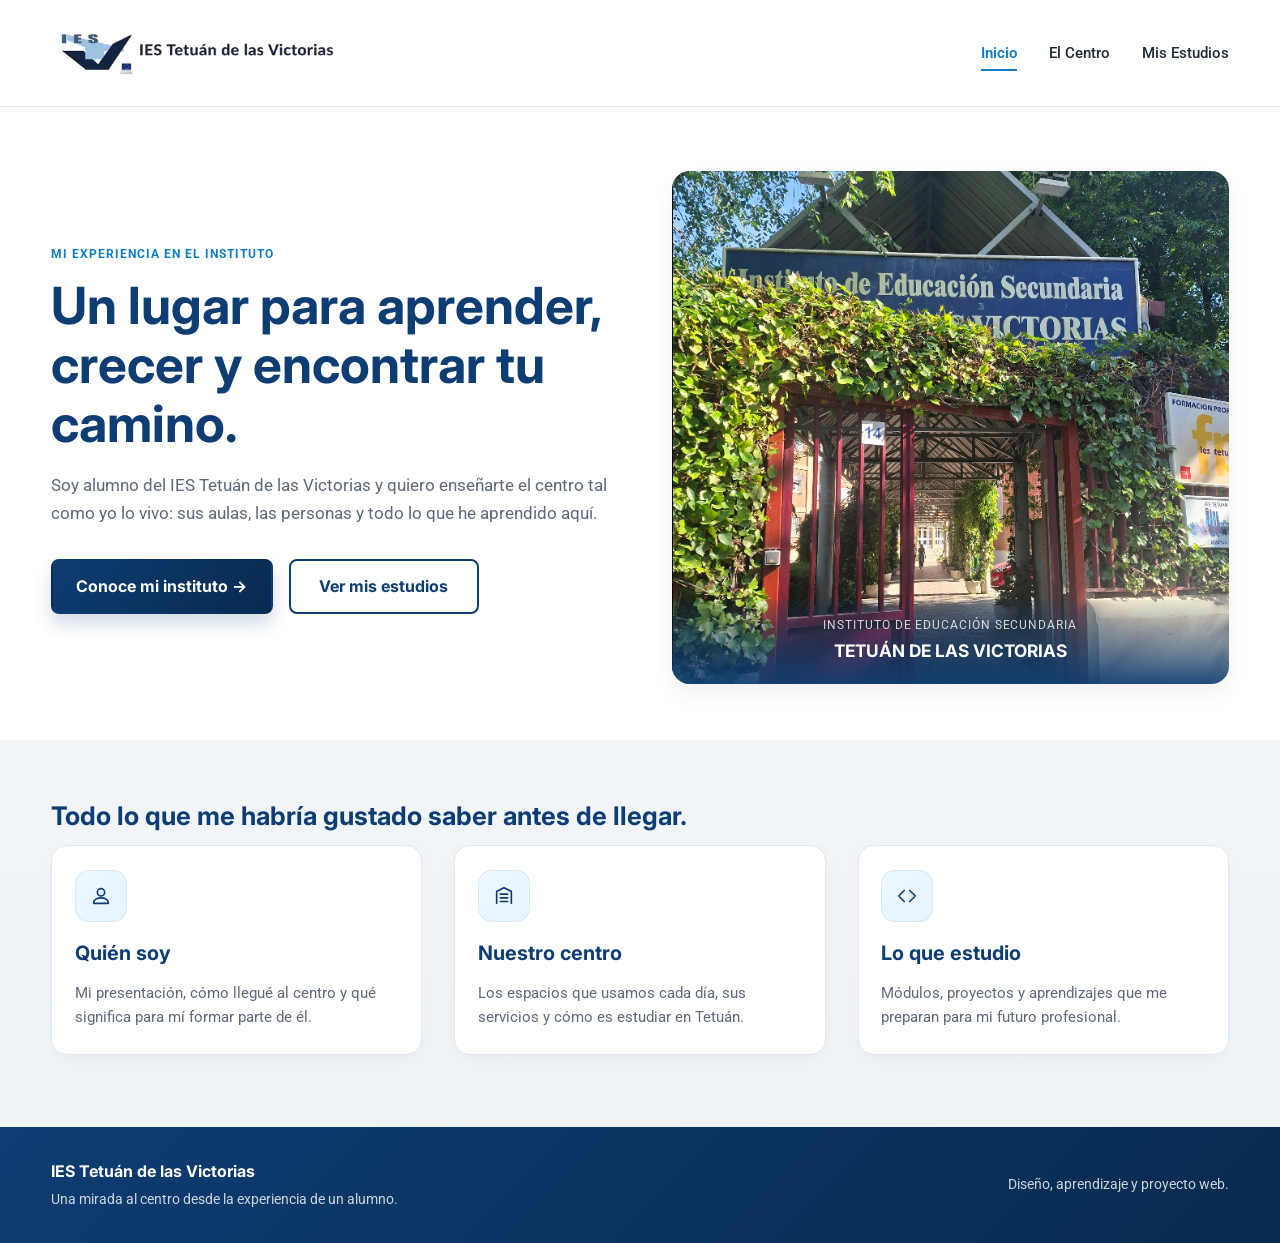
<file: Diseño de Interfaces/IES Tetuan de las Victorias/Index.html>
<!DOCTYPE html>
<html lang="es">
<head>
    <meta charset="UTF-8">
    <meta name="viewport" content="width=device-width, initial-scale=1.0">
    <title>IES Tetuán de las Victorias - Inicio</title>
    <link href="https://fonts.googleapis.com/css2?family=Inter:wght@400;600;700&family=Roboto:wght@400;500&display=swap" rel="stylesheet">
    <link rel="stylesheet" href="estilo.css">
</head>
<body>

    <!-- CABECERA Y NAVEGACIÓN -->
    <header class="site-header">
        <div class="container header-container">
            <div class="logo-area">
                <img src="img/iconoTetuan.png" alt="Logo del IES Tetuán de las Victorias" class="logo-mark">
            </div>
            <nav class="main-nav">
                <ul>
                    <li><a href="Index.html" class="active">Inicio</a></li>
                    <li><a href="centro.html">El Centro</a></li>
                    <li><a href="estudios.html">Mis Estudios</a></li>
                </ul>
            </nav>
        </div>
    </header>

    <!-- CONTENIDO PRINCIPAL -->
    <main>
        <section class="hero-section">
            <div class="container hero-grid">
                <div class="hero-content">
                    <span class="hero-subtitle">Mi experiencia en el instituto</span>
                    <h2 class="hero-title">Un lugar para aprender, crecer y encontrar tu camino.</h2>
                    <p class="hero-description">
                        Soy alumno del IES Tetuán de las Victorias y quiero enseñarte el centro tal como yo lo vivo: sus aulas, las personas y todo lo que he aprendido aquí.
                    </p>
                    <div class="hero-buttons">
                        <a href="centro.html" class="btn btn-primary">Conoce mi instituto →</a>
                        <a href="estudios.html" class="btn btn-secondary">Ver mis estudios</a>
                    </div>
                </div>
                <div class="hero-image-container">
                    <img src="img/puertaiesTetuan.png" alt="Entrada del IES Tetuán de las Victorias" class="hero-img">
                    <div class="image-caption">
                        <span class="caption-tag">Instituto de Educación Secundaria</span>
                        <span class="caption-title">TETUÁN DE LAS VICTORIAS</span>
                    </div>
                </div>
            </div>
        </section>

        <!-- SECCIÓN DE TARJETAS INFORMATIVAS -->
        <section class="cards-section">
            <div class="container">
                <div class="section-intro">
                    <h3>Todo lo que me habría gustado saber antes de llegar.</h3>
                </div>
                <div class="cards-grid">
                    <article class="card">
                        <div class="card-icon" aria-hidden="true">
                            <svg viewBox="0 0 24 24"><path d="M12 12a4 4 0 1 0-4-4 4 4 0 0 0 4 4zm0 2c-4.2 0-8 2.2-8 5v1h16v-1c0-2.8-3.8-5-8-5z"/></svg>
                        </div>
                        <h4>Quién soy</h4>
                        <p>Mi presentación, cómo llegué al centro y qué significa para mí formar parte de él.</p>
                    </article>
                    <article class="card">
                        <div class="card-icon" aria-hidden="true">
                            <svg viewBox="0 0 24 24"><path d="M4 20V7l8-4 8 4v13M8 10h8M8 14h8M8 18h8"/></svg>
                        </div>
                        <h4>Nuestro centro</h4>
                        <p>Los espacios que usamos cada día, sus servicios y cómo es estudiar en Tetuán.</p>
                    </article>
                    <article class="card">
                        <div class="card-icon" aria-hidden="true">
                            <svg viewBox="0 0 24 24"><path d="M9 18l-6-6 6-6M15 6l6 6-6 6"/></svg>
                        </div>
                        <h4>Lo que estudio</h4>
                        <p>Módulos, proyectos y aprendizajes que me preparan para mi futuro profesional.</p>
                    </article>
                </div>
            </div>
        </section>
    </main>

    <!-- PIE DE PÁGINA -->
    <footer class="site-footer">
        <div class="container footer-container">
            <div class="footer-info">
                <h4>IES Tetuán de las Victorias</h4>
                <p>Una mirada al centro desde la experiencia de un alumno.</p>
            </div>
            <div class="footer-credits">
                <p>Diseño, aprendizaje y proyecto web.</p>
            </div>
        </div>
    </footer>

</body>
</html>
</file>
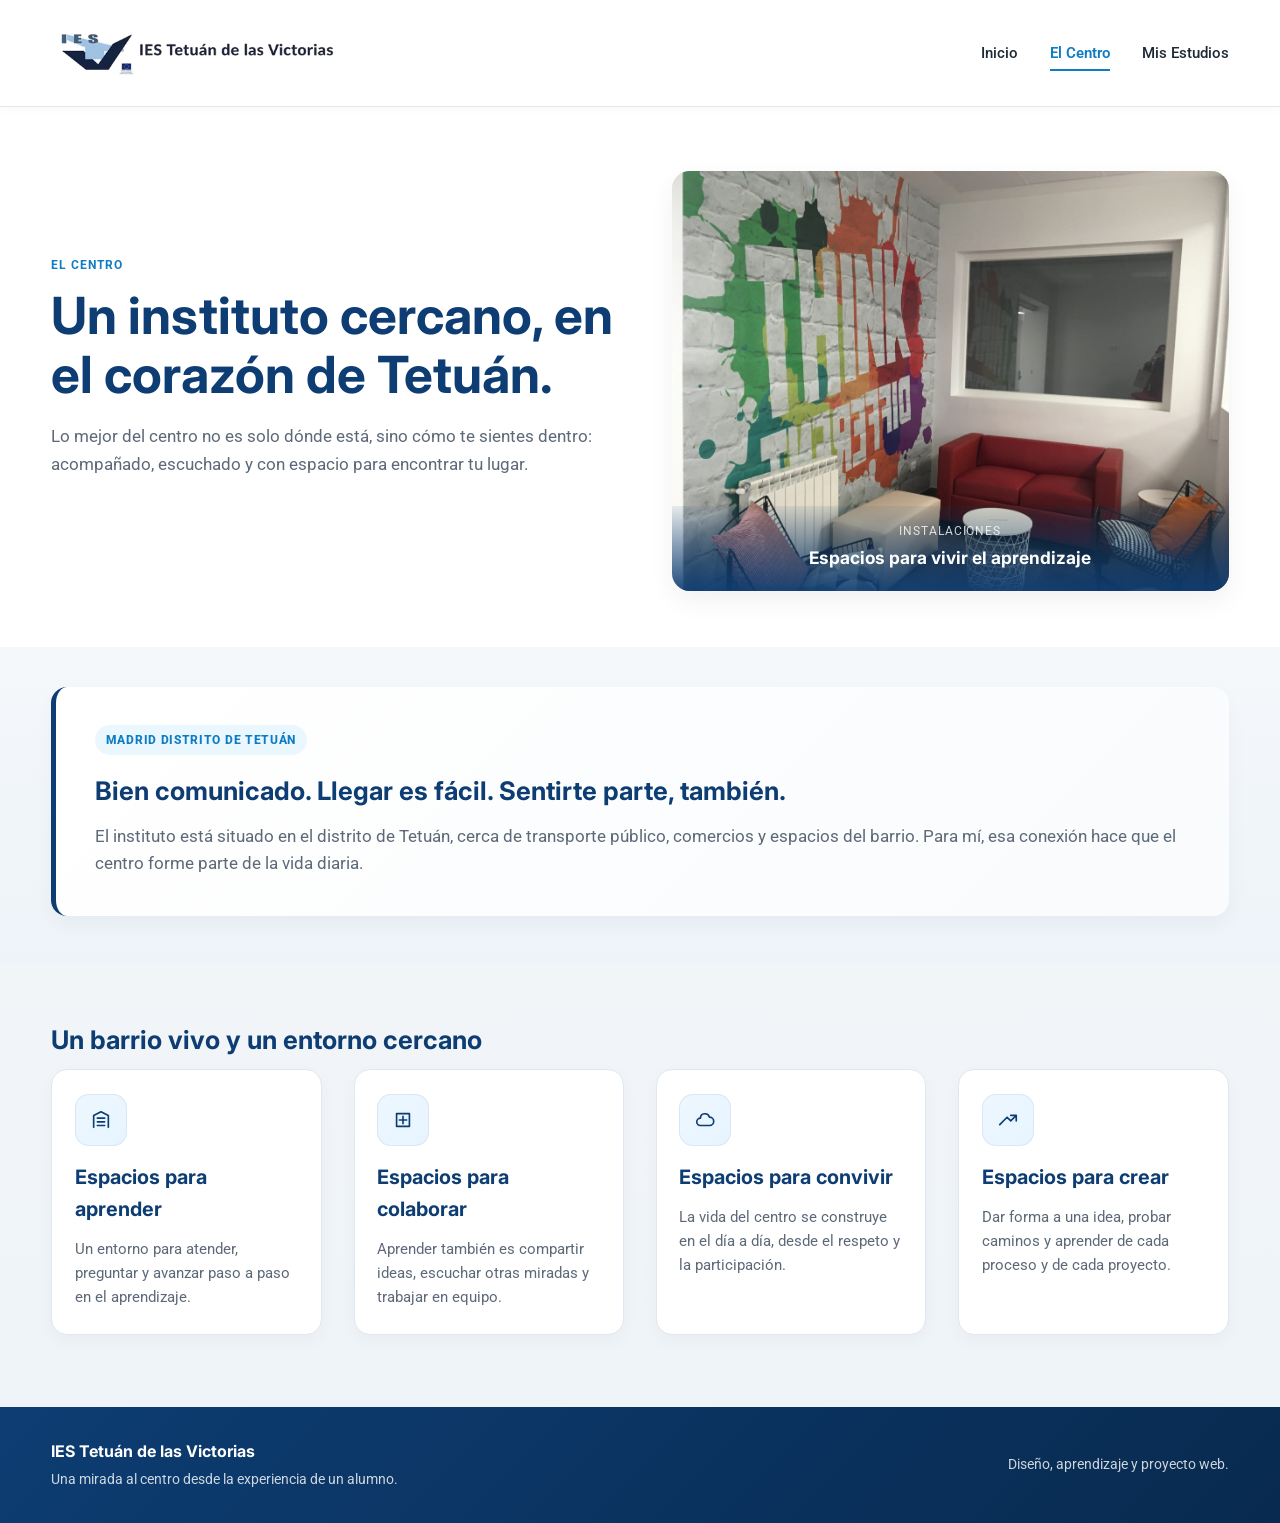
<file: Diseño de Interfaces/IES Tetuan de las Victorias/centro.html>
<!DOCTYPE html>
<html lang="es">
<head>
    <meta charset="UTF-8">
    <meta name="viewport" content="width=device-width, initial-scale=1.0">
    <title>IES Tetuán de las Victorias - El Centro</title>
    <link href="https://fonts.googleapis.com/css2?family=Inter:wght@400;600;700&family=Roboto:wght@400;500&display=swap" rel="stylesheet">
    <link rel="stylesheet" href="estilo.css">
</head>
<body>

    <!-- CABECERA Y NAVEGACIÓN -->
    <header class="site-header">
        <div class="container header-container">
            <div class="logo-area">
                <img src="img/iconoTetuan.png" alt="Logo del IES Tetuán de las Victorias" class="logo-mark">
            </div>
            <nav class="main-nav">
                <ul>
                    <li><a href="index.html">Inicio</a></li>
                    <li><a href="centro.html" class="active">El Centro</a></li>
                    <li><a href="estudios.html">Mis Estudios</a></li>
                </ul>
            </nav>
        </div>
    </header>

    <!-- CONTENIDO PRINCIPAL -->
    <main>
        <section class="hero-section">
            <div class="container hero-grid">
                <div class="hero-content">
                    <span class="hero-subtitle">El Centro</span>
                    <h2 class="hero-title">Un instituto cercano, en el corazón de Tetuán.</h2>
                    <p class="hero-description">
                        Lo mejor del centro no es solo dónde está, sino cómo te sientes dentro: acompañado, escuchado y con espacio para encontrar tu lugar.
                    </p>
                </div>
                <div class="hero-image-container">
                    <img src="img/tetuan1.jpg" alt="Interior del instituto y jardines del centro" class="hero-img">
                    <div class="image-caption">
                        <span class="caption-tag">Instalaciones</span>
                        <span class="caption-title">Espacios para vivir el aprendizaje</span>
                    </div>
                </div>
            </div>
        </section>

        <!-- SECCIÓN BIEN COMUNICADO -->
        <section class="info-highlight-section">
            <div class="container">
                <div class="highlight-box">
                    <span class="badge-district">MADRID DISTRITO DE TETUÁN</span>
                    <h3>Bien comunicado. Llegar es fácil. Sentirte parte, también.</h3>
                    <p>El instituto está situado en el distrito de Tetuán, cerca de transporte público, comercios y espacios del barrio. Para mí, esa conexión hace que el centro forme parte de la vida diaria.</p>
                </div>
            </div>
        </section>

        <!-- SECCIÓN DE ESPACIOS -->
        <section class="cards-section">
            <div class="container">
                <div class="section-intro">
                    <h3>Un barrio vivo y un entorno cercano</h3>
                </div>
                <div class="cards-grid">
                    <article class="card">
                        <div class="card-icon" aria-hidden="true">
                            <svg viewBox="0 0 24 24"><path d="M4 20V7l8-4 8 4v13M8 10h8M8 14h8M8 18h8"/></svg>
                        </div>
                        <h4>Espacios para aprender</h4>
                        <p>Un entorno para atender, preguntar y avanzar paso a paso en el aprendizaje.</p>
                    </article>
                    <article class="card">
                        <div class="card-icon" aria-hidden="true">
                            <svg viewBox="0 0 24 24"><path d="M8 12h8M12 8v8M5 5h14v14H5z"/></svg>
                        </div>
                        <h4>Espacios para colaborar</h4>
                        <p>Aprender también es compartir ideas, escuchar otras miradas y trabajar en equipo.</p>
                    </article>
                    <article class="card">
                        <div class="card-icon" aria-hidden="true">
                            <svg viewBox="0 0 24 24"><path d="M7 18a4 4 0 0 1 0-8 5 5 0 0 1 9.8-1.2A3.5 3.5 0 1 1 17 18H7z"/></svg>
                        </div>
                        <h4>Espacios para convivir</h4>
                        <p>La vida del centro se construye en el día a día, desde el respeto y la participación.</p>
                    </article>
                    <article class="card">
                        <div class="card-icon" aria-hidden="true">
                            <svg viewBox="0 0 24 24"><path d="M3 17l8-8 4 4 6-6M15 7h6v6"/></svg>
                        </div>
                        <h4>Espacios para crear</h4>
                        <p>Dar forma a una idea, probar caminos y aprender de cada proceso y de cada proyecto.</p>
                    </article>
                </div>
            </div>
        </section>
    </main>

    <!-- PIE DE PÁGINA -->
    <footer class="site-footer">
        <div class="container footer-container">
            <div class="footer-info">
                <h4>IES Tetuán de las Victorias</h4>
                <p>Una mirada al centro desde la experiencia de un alumno.</p>
            </div>
            <div class="footer-credits">
                <p>Diseño, aprendizaje y proyecto web.</p>
            </div>
        </div>
    </footer>

</body>
</html>
</file>
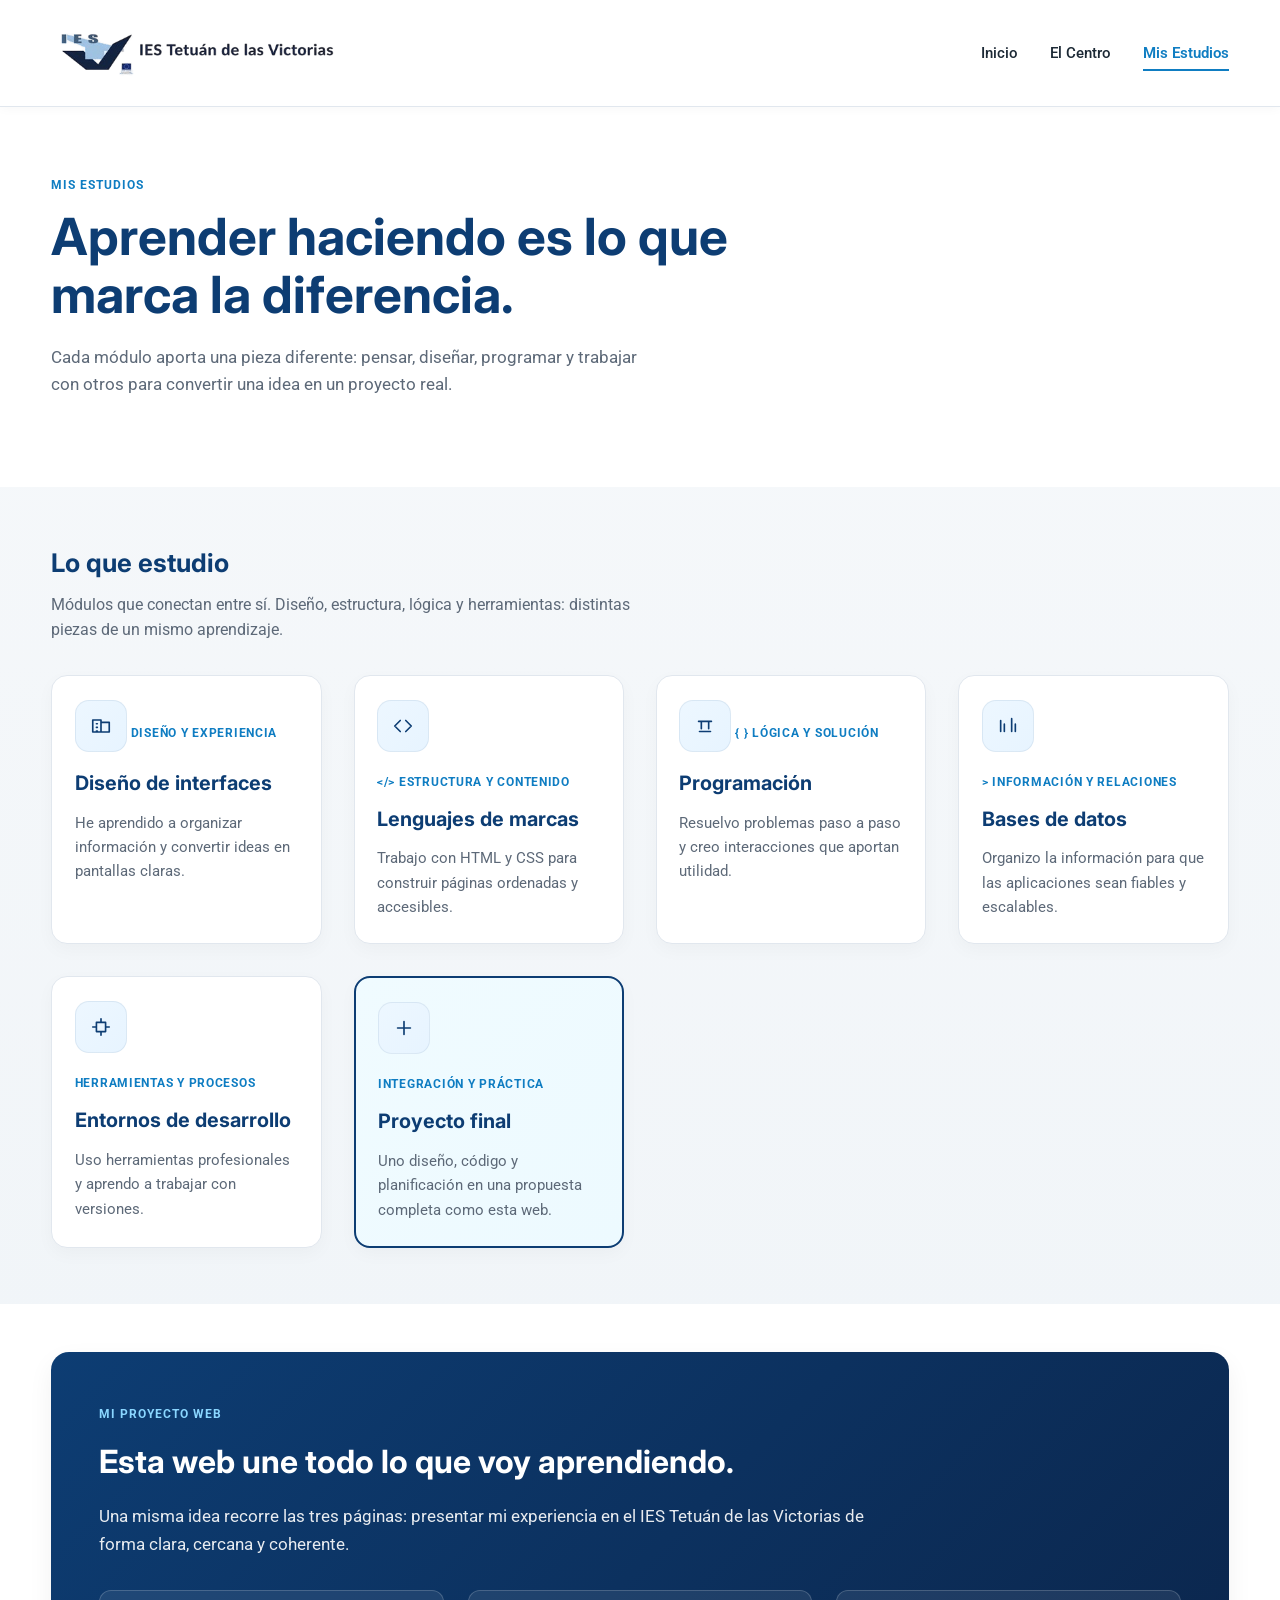
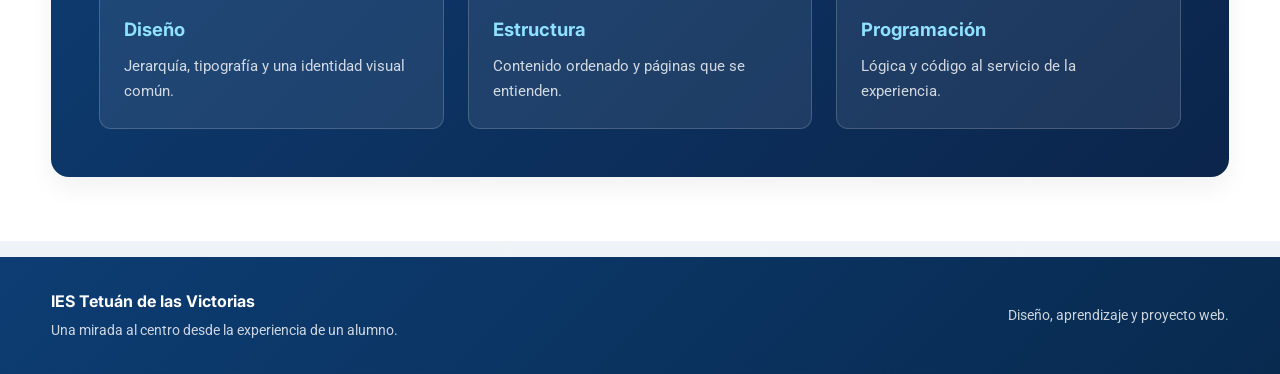
<file: Diseño de Interfaces/IES Tetuan de las Victorias/estudios.html>
<!DOCTYPE html>
<html lang="es">
<head>
    <meta charset="UTF-8">
    <meta name="viewport" content="width=device-width, initial-scale=1.0">
    <title>IES Tetuán de las Victorias - Mis Estudios</title>
    <link href="https://fonts.googleapis.com/css2?family=Inter:wght@400;600;700&family=Roboto:wght@400;500&display=swap" rel="stylesheet">
    <link rel="stylesheet" href="estilo.css">
</head>
<body>

    <!-- CABECERA Y NAVEGACIÓN -->
    <header class="site-header">
        <div class="container header-container">
            <div class="logo-area">
                <img src="img/iconoTetuan.png" alt="Logo del IES Tetuán de las Victorias" class="logo-mark">
            </div>
            <nav class="main-nav">
                <ul>
                    <li><a href="Index.html">Inicio</a></li>
                    <li><a href="centro.html">El Centro</a></li>
                    <li><a href="estudios.html" class="active">Mis Estudios</a></li>
                </ul>
            </nav>
        </div>
    </header>

    <!-- CONTENIDO PRINCIPAL -->
    <main>
        <section class="hero-section">
            <div class="container">
                <div class="hero-content full-width">
                    <span class="hero-subtitle">Mis Estudios</span>
                    <h2 class="hero-title">Aprender haciendo es lo que marca la diferencia.</h2>
                    <p class="hero-description">
                        Cada módulo aporta una pieza diferente: pensar, diseñar, programar y trabajar con otros para convertir una idea en un proyecto real.
                    </p>
                </div>
            </div>
        </section>

        <!-- SECCIÓN DE MÓDULOS -->
        <section class="cards-section">
            <div class="container">
                <div class="section-intro">
                    <h3>Lo que estudio</h3>
                    <p class="section-subtext">Módulos que conectan entre sí. Diseño, estructura, lógica y herramientas: distintas piezas de un mismo aprendizaje.</p>
                </div>
                <div class="cards-grid">
                    <article class="card">
                        <div class="card-icon" aria-hidden="true">
                            <svg viewBox="0 0 24 24"><path d="M3 5.5h9v13H3zM12 8h9v10.5h-9M7 9.5h1M7 13.5h1M7 17.5h1"/></svg>
                        </div>
                        <div class="card-tag">Diseño y experiencia</div>
                        <h4>Diseño de interfaces</h4>
                        <p>He aprendido a organizar información y convertir ideas en pantallas claras.</p>
                    </article>
                    <article class="card">
                        <div class="card-icon" aria-hidden="true">
                            <svg viewBox="0 0 24 24"><path d="M9 18l-6-6 6-6M15 6l6 6-6 6"/></svg>
                        </div>
                        <div class="card-tag">&lt;/&gt; Estructura y contenido</div>
                        <h4>Lenguajes de marcas</h4>
                        <p>Trabajo con HTML y CSS para construir páginas ordenadas y accesibles.</p>
                    </article>
                    <article class="card">
                        <div class="card-icon" aria-hidden="true">
                            <svg viewBox="0 0 24 24"><path d="M6 18h12M8 15V7m8 8V7M5 7h14"/></svg>
                        </div>
                        <div class="card-tag">{ } Lógica y solución</div>
                        <h4>Programación</h4>
                        <p>Resuelvo problemas paso a paso y creo interacciones que aportan utilidad.</p>
                    </article>
                    <article class="card">
                        <div class="card-icon" aria-hidden="true">
                            <svg viewBox="0 0 24 24"><path d="M4 18V6m16 12V10M8 18V10m8 8V4"/></svg>
                        </div>
                        <div class="card-tag">&gt; Información y relaciones</div>
                        <h4>Bases de datos</h4>
                        <p>Organizo la información para que las aplicaciones sean fiables y escalables.</p>
                    </article>
                    <article class="card">
                        <div class="card-icon" aria-hidden="true">
                            <svg viewBox="0 0 24 24"><path d="M7 7h10v10H7zM12 3v4M12 17v4M3 12h4M17 12h4"/></svg>
                        </div>
                        <div class="card-tag">Herramientas y procesos</div>
                        <h4>Entornos de desarrollo</h4>
                        <p>Uso herramientas profesionales y aprendo a trabajar con versiones.</p>
                    </article>
                    <article class="card card-highlight">
                        <div class="card-icon" aria-hidden="true">
                            <svg viewBox="0 0 24 24"><path d="M5 12h14M12 5v14"/></svg>
                        </div>
                        <div class="card-tag">Integración y práctica</div>
                        <h4>Proyecto final</h4>
                        <p>Uno diseño, código y planificación en una propuesta completa como esta web.</p>
                    </article>
                </div>
            </div>
        </section>

        <!-- SECCIÓN PROYECTO FINAL WEB -->
        <section class="project-final-section">
            <div class="container">
                <div class="project-card-box">
                    <span class="hero-subtitle">MI PROYECTO WEB</span>
                    <h3>Esta web une todo lo que voy aprendiendo.</h3>
                    <p>Una misma idea recorre las tres páginas: presentar mi experiencia en el IES Tetuán de las Victorias de forma clara, cercana y coherente.</p>
                    <div class="project-features">
                        <div class="pf-item">
                            <strong>Diseño</strong>
                            <span>Jerarquía, tipografía y una identidad visual común.</span>
                        </div>
                        <div class="pf-item">
                            <strong>Estructura</strong>
                            <span>Contenido ordenado y páginas que se entienden.</span>
                        </div>
                        <div class="pf-item">
                            <strong>Programación</strong>
                            <span>Lógica y código al servicio de la experiencia.</span>
                        </div>
                    </div>
                </div>
            </div>
        </section>
    </main>

    <!-- PIE DE PÁGINA -->
    <footer class="site-footer">
        <div class="container footer-container">
            <div class="footer-info">
                <h4>IES Tetuán de las Victorias</h4>
                <p>Una mirada al centro desde la experiencia de un alumno.</p>
            </div>
            <div class="footer-credits">
                <p>Diseño, aprendizaje y proyecto web.</p>
            </div>
        </div>
    </footer>

</body>
</html>
</file>
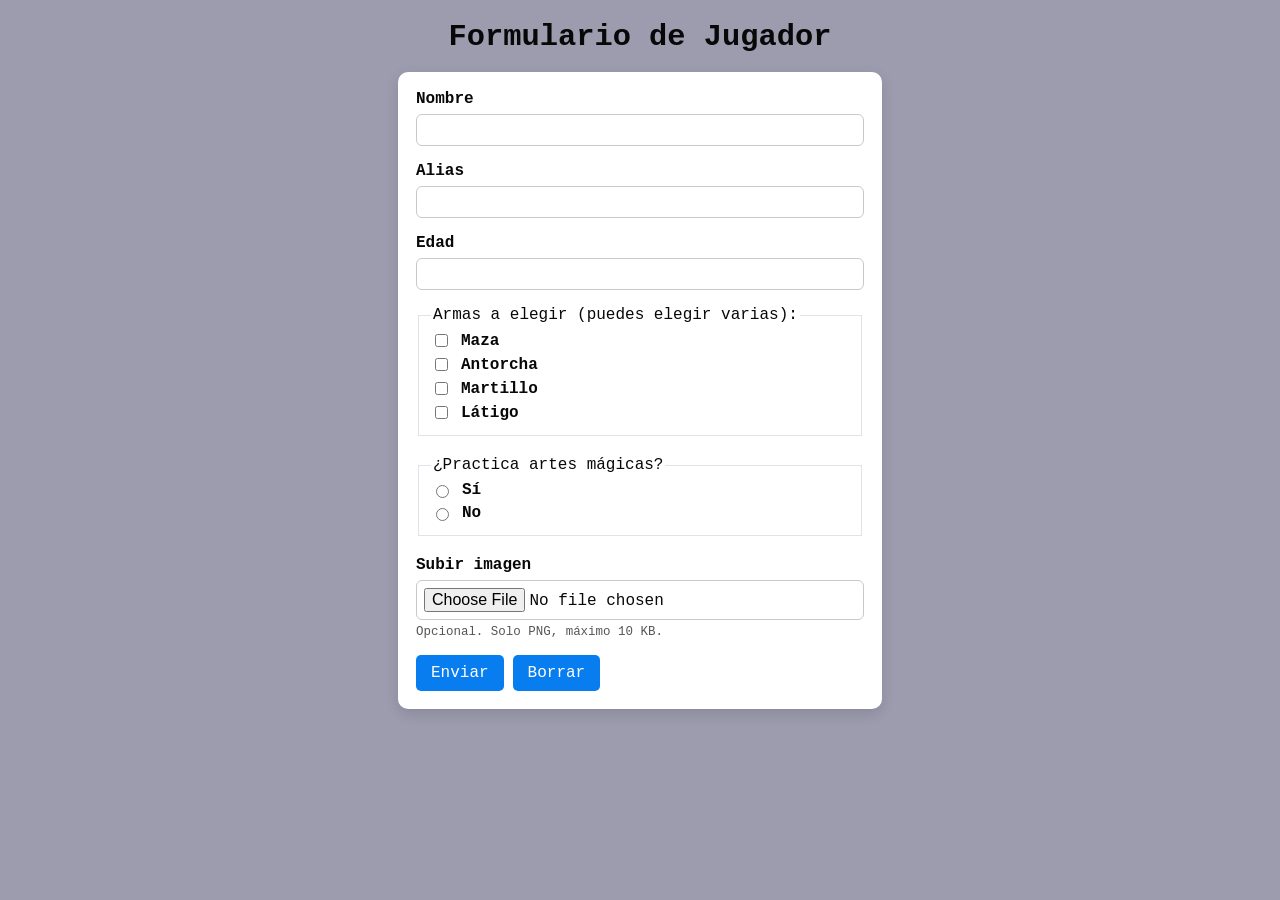
<file: PHP/formularioImg/captura.html>
<!doctype html>
<html lang="es">
<head>
    <meta charset="utf-8">
    <meta name="viewport" content="width=device-width, initial-scale=1">
    <title>Formulario de Jugador</title>
    <style>
        * { box-sizing: border-box; }

        body {
            min-height: 100vh;
            margin: 0;
            padding: 20px 16px 36px;
            color: #080808;
            background: #9d9caf;
            font-family: "Courier New", Courier, monospace;
        }

        h1 {
            margin: 0 auto 18px;
            text-align: center;
            font-size: clamp(1.65rem, 5vw, 1.9rem);
        }

        .form-card {
            width: min(100%, 484px);
            margin: 0 auto;
            padding: 18px;
            background: #fff;
            border-radius: 10px;
            box-shadow: 0 5px 14px rgb(0 0 0 / 12%);
        }

        .field { margin: 0 0 16px; }

        .field > label { display: block; margin-bottom: 6px; font-weight: 700; }

        .text-input {
            display: block;
            width: 100%;
            height: 32px;
            padding: 6px 8px;
            border: 1px solid #c9c9c9;
            border-radius: 6px;
            font: inherit;
            background: #fff;
        }

        .text-input:focus {
            outline: 2px solid #8c8ba4;
        }

        fieldset {
            margin: 0 2px 20px;
            padding: 7px 12px 13px;
            border: 1px solid #e2e2e8;
        }

        legend { padding: 0 2px; }

        .choices { display: grid; gap: 5px; }
        .choices label { display: flex; align-items: center; gap: 10px; font-weight: 700; }
        input[type="checkbox"], input[type="radio"] { accent-color: #f4511e; }

        input[type="file"] {
            display: block;
            width: 100%;
            padding: 7px;
            border: 1px solid #c9c9c9;
            border-radius: 6px;
            font: inherit;
        }

        .hint {
            display: block;
            margin-top: 5px;
            color: #555;
            font-size: .78rem;
        }

        .hint.error { color: #a32218; font-weight: 700; }

        .buttons { display: flex; gap: 9px; }

        button {
            padding: 9px 15px;
            border: 0;
            border-radius: 5px;
            color: #fff;
            background: #087df0;
            font: inherit;
            cursor: pointer;
        }

        button:hover { background: #0666c5; }
    </style>
</head>
<body>
    <h1>Formulario de Jugador</h1>
    <main class="form-card">

        <form method="POST" action="index.php" enctype="multipart/form-data">
            <input type="hidden" name="MAX_FILE_SIZE" value="10240">

            <div class="field">
                <label for="nombre">Nombre</label>
                <input class="text-input" type="text" id="nombre" name="nombre" maxlength="100" required>
            </div>

            <div class="field">
                <label for="alias">Alias</label>
                <input class="text-input" type="text" id="alias" name="alias" maxlength="100" required>
            </div>

            <div class="field">
                <label for="edad">Edad</label>
                <input class="text-input" type="number" id="edad" name="edad" min="0" max="130">
            </div>

            <fieldset>
                <legend>Armas a elegir (puedes elegir varias):</legend>
                <div class="choices">
                    <label><input type="checkbox" name="armas[]" value="Maza"> Maza</label>
                    <label><input type="checkbox" name="armas[]" value="Antorcha"> Antorcha</label>
                    <label><input type="checkbox" name="armas[]" value="Martillo"> Martillo</label>
                    <label><input type="checkbox" name="armas[]" value="Látigo"> Látigo</label>
                </div>
            </fieldset>

            <fieldset>
                <legend>¿Practica artes mágicas?</legend>
                <div class="choices">
                    <label><input type="radio" name="magia" value="Sí"> Sí</label>
                    <label><input type="radio" name="magia" value="No"> No</label>
                </div>
            </fieldset>

            <div class="field">
                <label for="imagen">Subir imagen</label>
                <input type="file" id="imagen" name="imagen" accept="image/png">
                <span class="hint" id="ayuda-imagen" aria-live="polite">Opcional. Solo PNG, máximo 10 KB.</span>
            </div>

            <div class="buttons">
                <button type="submit">Enviar</button>
                <button type="reset">Borrar</button>
            </div>
        </form>
    </main>
    <script>
        const inputImagen = document.getElementById('imagen');
        const ayudaImagen = document.getElementById('ayuda-imagen');
        const formulario = inputImagen.form;
        const maximoBytes = 10240;

        inputImagen.addEventListener('change', () => {
            const archivo = inputImagen.files[0];
            inputImagen.setCustomValidity('');
            ayudaImagen.classList.remove('error');

            if (!archivo) {
                ayudaImagen.textContent = 'Opcional. Solo PNG, máximo 10 KB.';
                return;
            }

            if (archivo.size > maximoBytes) {
                inputImagen.setCustomValidity('La imagen supera el máximo permitido de 10 KB.');
                ayudaImagen.textContent = `La imagen pesa ${(archivo.size / 1024).toFixed(1)} KB; el máximo permitido es 10 KB.`;
                ayudaImagen.classList.add('error');
                return;
            }

            if (archivo.type !== 'image/png') {
                inputImagen.setCustomValidity('Selecciona un archivo PNG válido.');
                ayudaImagen.textContent = 'El archivo seleccionado no es un PNG válido.';
                ayudaImagen.classList.add('error');
                return;
            }

            ayudaImagen.textContent = `PNG válido: ${(archivo.size / 1024).toFixed(1)} KB de 10 KB.`;
        });

        formulario.addEventListener('submit', (evento) => {
            if (!inputImagen.reportValidity()) {
                evento.preventDefault();
            }
        });
    </script>
</body>
</html>
</file>
<file: Diseño de Interfaces/IES Tetuan de las Victorias/estilo.css>
/* --- VARIABLES DE DISEÑO --- */
:root {
    --primary-color: #0d3d73;
    --primary-dark: #082a4f;
    --secondary-color: #0f7dc2;
    --text-color: #1d2a36;
    --text-soft: #5d6978;
    --neutral-bg: #f4f6f8;
    --white: #ffffff;
    --border-color: #e1e7ee;
    --shadow-soft: 0 10px 26px rgba(15, 23, 42, 0.06);
    --font-heading: 'Inter', sans-serif;
    --font-body: 'Roboto', sans-serif;
    --transition: all 0.25s ease;
}

* {
    margin: 0;
    padding: 0;
    box-sizing: border-box;
}

html {
    scroll-behavior: smooth;
}

body {
    font-family: var(--font-body);
    color: var(--text-color);
    background: linear-gradient(180deg, #f7f9fb 0%, #eef3f7 100%);
    line-height: 1.6;
}

img {
    max-width: 100%;
    display: block;
}

.container {
    width: min(92%, 1200px);
    margin: 0 auto;
}

a {
    text-decoration: none;
    color: inherit;
}

ul {
    list-style: none;
}

/* --- CABECERA --- */
.site-header {
    background: rgba(255, 255, 255, 0.96);
    border-bottom: 1px solid var(--border-color);
    padding: 0.8rem 0;
    position: sticky;
    top: 0;
    z-index: 1000;
    box-shadow: 0 2px 10px rgba(15, 23, 42, 0.03);
}

.header-container {
    display: flex;
    justify-content: space-between;
    align-items: center;
    gap: 1rem;
}

.logo-area {
    display: flex;
    align-items: center;
    min-width: 60px;
}

.logo-mark {
    width: 300px;
    height: 80px;
    object-fit: contain;
    display: block;
    flex-shrink: 0;
}

.main-nav ul {
    display: flex;
    align-items: center;
    gap: 2rem;
}

.main-nav a {
    position: relative;
    font-size: 0.96rem;
    font-weight: 500;
    color: var(--text-color);
    transition: var(--transition);
    padding: 0.2rem 0;
}

.main-nav a:hover,
.main-nav a.active {
    color: var(--secondary-color);
    font-weight: 600;
}

.main-nav a::after {
    content: "";
    position: absolute;
    left: 0;
    bottom: -0.35rem;
    width: 100%;
    height: 2px;
    background: transparent;
    transition: var(--transition);
}

.main-nav a:hover::after,
.main-nav a.active::after {
    background: var(--secondary-color);
}

/* --- HERO --- */
.hero-section {
    background: var(--white);
    padding: 4rem 0 3.5rem;
}

.hero-grid {
    display: grid;
    grid-template-columns: 1.05fr 1fr;
    gap: 2.2rem;
    align-items: center;
}

.hero-content.full-width {
    max-width: 820px;
}

.hero-subtitle {
    display: inline-block;
    color: var(--secondary-color);
    font-weight: 700;
    text-transform: uppercase;
    letter-spacing: 0.08em;
    font-size: 0.78rem;
    margin-bottom: 0.75rem;
}

.hero-title {
    font-family: var(--font-heading);
    font-size: clamp(2.2rem, 4vw, 3.4rem);
    line-height: 1.15;
    color: var(--primary-color);
    margin-bottom: 1.2rem;
}

.hero-description {
    font-size: 1.08rem;
    color: var(--text-soft);
    margin-bottom: 2rem;
    max-width: 60ch;
}

.hero-buttons {
    display: flex;
    flex-wrap: wrap;
    gap: 1rem;
}

.btn {
    display: inline-flex;
    align-items: center;
    justify-content: center;
    padding: 0.8rem 1.45rem;
    border-radius: 8px;
    font-weight: 700;
    font-family: var(--font-heading);
    transition: var(--transition);
    border: 2px solid transparent;
    min-width: 190px;
}

.btn-primary {
    background: linear-gradient(135deg, var(--primary-color), var(--primary-dark));
    color: var(--white);
    box-shadow: 0 10px 18px rgba(13, 61, 115, 0.18);
}

.btn-primary:hover {
    transform: translateY(-2px);
}

.btn-secondary {
    background: transparent;
    color: var(--primary-color);
    border-color: var(--primary-color);
}

.btn-secondary:hover {
    background: var(--primary-color);
    color: var(--white);
}

.hero-image-container {
    position: relative;
    overflow: hidden;
    border-radius: 18px;
    box-shadow: var(--shadow-soft);
    background: #dfeaf3;
    min-height: 420px;
}

.hero-img {
    width: 100%;
    height: 100%;
    min-height: 420px;
    object-fit: cover;
    object-position: center;
    display: block;
}

.image-caption {
    position: absolute;
    left: 0;
    right: 0;
    bottom: 0;
    background: linear-gradient(180deg, rgba(13, 61, 115, 0.08), rgba(13, 61, 115, 0.92));
    color: var(--white);
    padding: 1rem 1.1rem 1.2rem;
    text-align: center;
}

.caption-tag {
    display: block;
    font-size: 0.72rem;
    text-transform: uppercase;
    opacity: 0.8;
    letter-spacing: 0.08em;
}

.caption-title {
    display: block;
    margin-top: 0.2rem;
    font-size: 1.08rem;
    font-weight: 700;
    font-family: var(--font-heading);
}

/* --- SECCIÓN DESTACADA --- */
.info-highlight-section {
    padding: 2.5rem 0 3rem;
    background: linear-gradient(180deg, #f5f8fb 0%, #edf3f8 100%);
}

.highlight-box {
    background: linear-gradient(135deg, #ffffff 0%, #f9fbfd 100%);
    border-left: 5px solid var(--primary-color);
    border-radius: 16px;
    padding: 2.4rem;
    box-shadow: 0 8px 20px rgba(15, 23, 42, 0.04);
}

.badge-district {
    display: inline-block;
    background: #eaf7ff;
    color: var(--secondary-color);
    font-size: 0.72rem;
    font-weight: 800;
    letter-spacing: 0.06em;
    padding: 0.35rem 0.7rem;
    border-radius: 999px;
    margin-bottom: 1rem;
}

.highlight-box h3 {
    font-family: var(--font-heading);
    font-size: clamp(1.5rem, 2vw, 2rem);
    color: var(--primary-color);
    margin-bottom: 0.8rem;
}

.highlight-box p {
    color: var(--text-soft);
    font-size: 1.04rem;
}

/* --- TARJETAS --- */
.cards-section {
    padding: 3.5rem 0;
}

.section-intro h3 {
    font-family: var(--font-heading);
    color: var(--primary-color);
    font-size: clamp(1.6rem, 2vw, 2rem);
    margin-bottom: 0.5rem;
}

.section-subtext {
    color: var(--text-soft);
    margin-bottom: 2rem;
    max-width: 68ch;
}

.cards-grid {
    display: grid;
    grid-template-columns: repeat(auto-fit, minmax(260px, 1fr));
    gap: 2rem;
}

.card {
    background: var(--white);
    border: 1px solid var(--border-color);
    border-radius: 16px;
    padding: 1.5rem 1.4rem;
    box-shadow: 0 6px 18px rgba(15, 23, 42, 0.03);
    transition: var(--transition);
    height: 100%;
}

.card:hover {
    transform: translateY(-4px);
    box-shadow: 0 14px 22px rgba(15, 23, 42, 0.08);
    border-color: rgba(15, 125, 194, 0.45);
}

.card-icon {
    width: 52px;
    height: 52px;
    display: inline-flex;
    align-items: center;
    justify-content: center;
    background: linear-gradient(135deg, #edf7ff 0%, #e7f4ff 100%);
    color: var(--primary-color);
    border-radius: 14px;
    margin-bottom: 1rem;
    border: 1px solid rgba(13, 61, 115, 0.08);
}

.card-icon svg {
    width: 22px;
    height: 22px;
    stroke: currentColor;
    fill: none;
    stroke-width: 1.8;
    stroke-linecap: round;
    stroke-linejoin: round;
}

.card-tag {
    display: inline-block;
    color: var(--secondary-color);
    font-size: 0.76rem;
    font-weight: 700;
    letter-spacing: 0.06em;
    text-transform: uppercase;
    margin-bottom: 0.7rem;
}

.card h4 {
    font-family: var(--font-heading);
    font-size: 1.24rem;
    color: var(--primary-color);
    margin-bottom: 0.7rem;
}

.card p {
    color: var(--text-soft);
    font-size: 0.95rem;
}

.card-highlight {
    border: 2px solid var(--primary-color);
    background: linear-gradient(135deg, #f0fbff 0%, #edfaff 100%);
}

/* --- PROYECTO FINAL --- */
.project-final-section {
    padding: 3rem 0 4rem;
    background: var(--white);
}

.project-card-box {
    background: linear-gradient(135deg, #0d3d73 0%, #0b254b 100%);
    color: var(--white);
    border-radius: 18px;
    padding: 3rem;
    box-shadow: var(--shadow-soft);
}

.project-card-box .hero-subtitle {
    color: #8ad6ff;
}

.project-card-box h3 {
    font-family: var(--font-heading);
    font-size: clamp(1.7rem, 2.5vw, 2.2rem);
    margin-bottom: 1rem;
}

.project-card-box > p {
    font-size: 1.08rem;
    opacity: 0.9;
    max-width: 780px;
    margin-bottom: 2rem;
}

.project-features {
    display: grid;
    grid-template-columns: repeat(auto-fit, minmax(220px, 1fr));
    gap: 1.5rem;
    margin-top: 2rem;
}

.pf-item {
    background: rgba(255, 255, 255, 0.08);
    border: 1px solid rgba(255, 255, 255, 0.18);
    border-radius: 12px;
    padding: 1.5rem;
}

.pf-item strong {
    display: block;
    font-family: var(--font-heading);
    color: #8fe1ff;
    font-size: 1.15rem;
    margin-bottom: 0.5rem;
}

.pf-item span {
    opacity: 0.8;
    font-size: 0.92rem;
}

/* --- FOOTER --- */
.site-footer {
    background: linear-gradient(135deg, var(--primary-color), var(--primary-dark));
    color: var(--white);
    padding: 2rem 0;
    margin-top: 1rem;
}

.footer-container {
    display: flex;
    justify-content: space-between;
    align-items: center;
    flex-wrap: wrap;
    gap: 1rem;
}

.footer-info h4 {
    font-family: var(--font-heading);
    margin-bottom: 0.25rem;
}

.footer-info p,
.footer-credits p {
    font-size: 0.9rem;
    opacity: 0.8;
}

@media (max-width: 768px) {
    .header-container {
        flex-direction: column;
        gap: 0.8rem;
    }

    .main-nav ul {
        gap: 1rem;
        flex-wrap: wrap;
        justify-content: center;
    }

    .hero-grid {
        grid-template-columns: 1fr;
    }

    .hero-image-container,
    .hero-img {
        min-height: 300px;
    }

    .project-card-box {
        padding: 1.5rem;
    }

    .logo-mark {
        width: 170px;
        height: 58px;
    }
}
</file>
